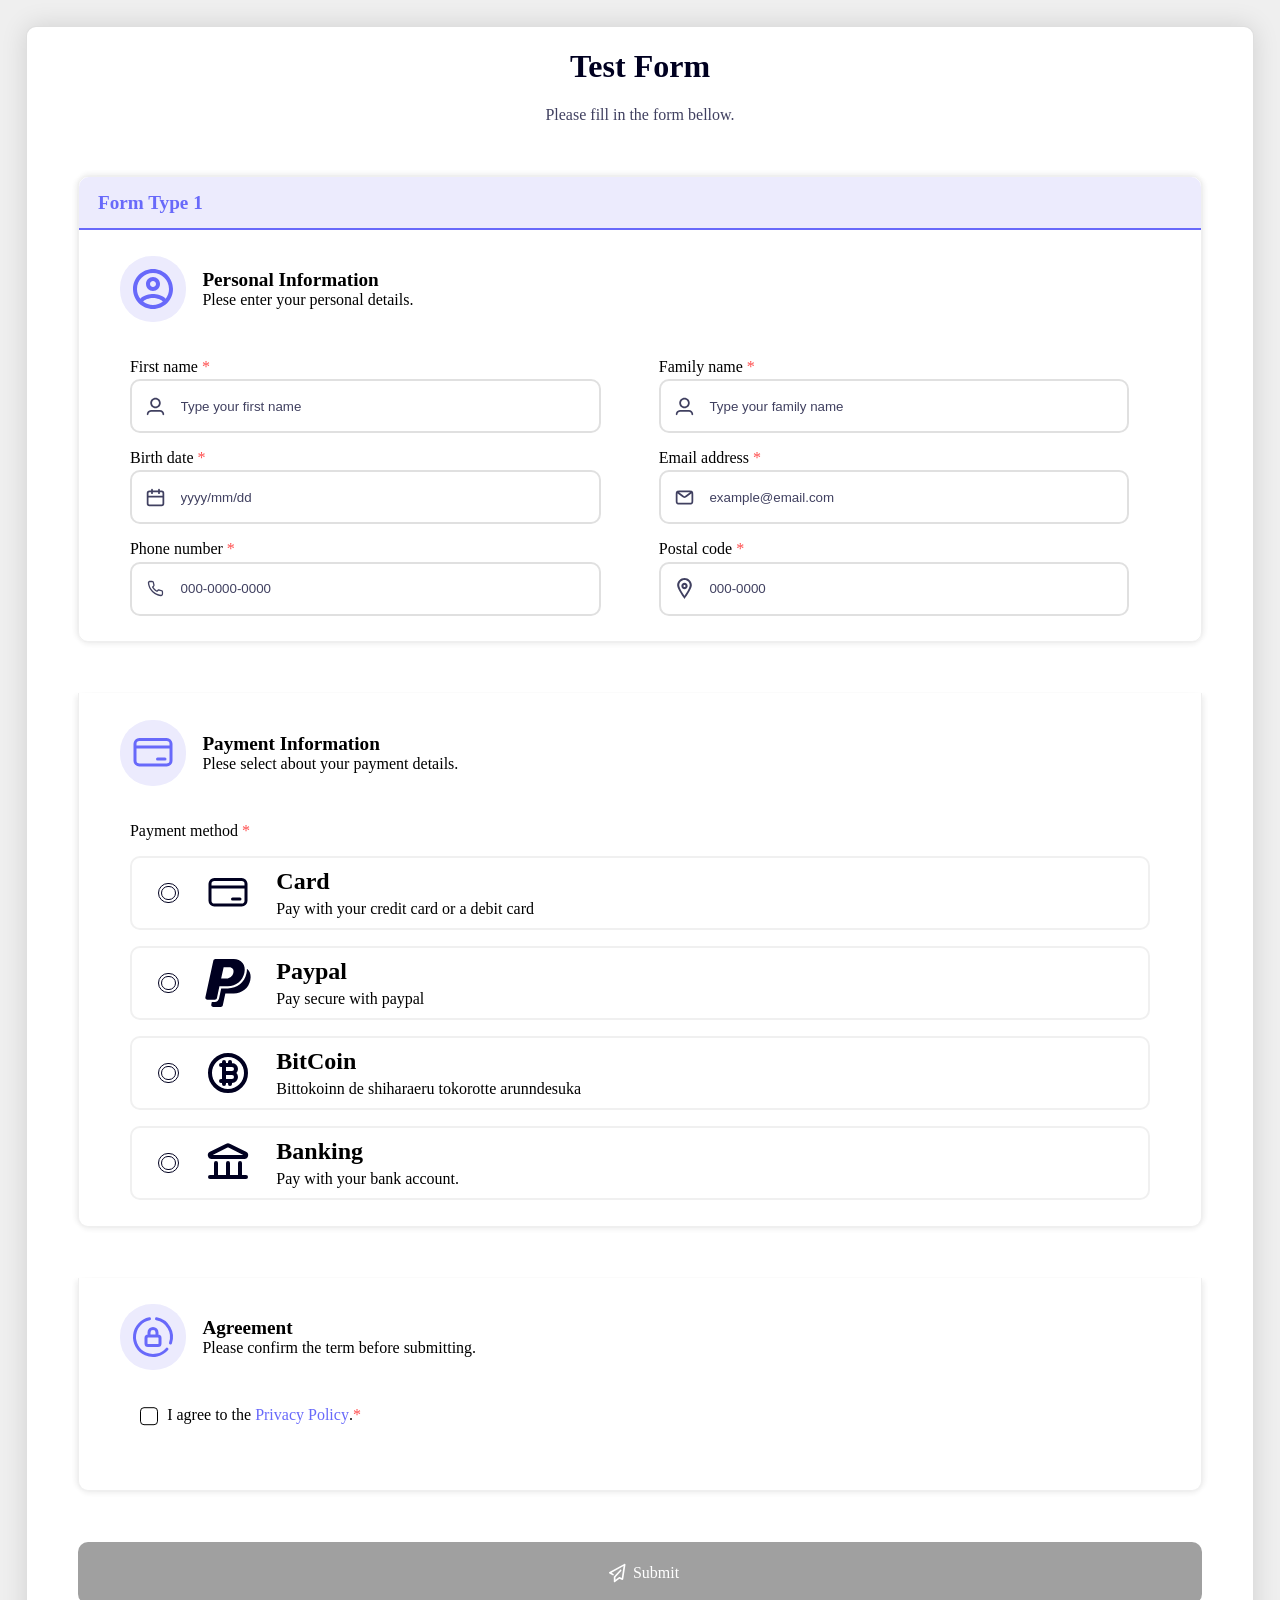
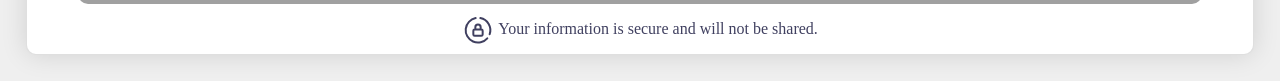
<file: c-prototype-complete/index.html>
<!DOCTYPE html>
<html lang="ja">

<head>
    <meta charset="UTF-8">
    <title>test form c</title>
    <link href="style.css" rel="stylesheet">
    <link href="shibaura.ico" rel="icon">
</head>

<body>
    <div class="title-div">
        <h1 class="title">Test Form</h1>
        <p class="title-sub">Please fill in the form bellow.</p>
    </div>
    <div class="main-plat" id="plat-a">
        <h2 class="form-title">Form Type 1</h2>
        <div class="section">
            <div class="section-title">
                <div class="logo-background">
                    <div id="person-logo"></div>
                </div>
                <div class="section-title-div">
                    <h2 class="section-title-h">Personal Information</h2>
                    <p class="section-title-p">Plese enter your personal details.</p>
                </div>
            </div>
            <div class="input-cont">
                <div class="input-box-cont">
                    <p class="label-text">First name <span class="astarisk" id="ast-first">*</span></p>
                    <label class="input-label">
                        <div class="input-line">
                            <div class="input-icon" id="name-icon"></div>
                            <input class="input" id="form-first" name="first-name" type="text"
                                placeholder="Type your first name" autocomplete="given-name">
                        </div>
                    </label>
                </div>
                <div class="input-box-cont">
                    <p class="label-text">Family name <span class="astarisk" id="ast-last">*</span></p>
                    <label class="input-label">
                        <div class="input-line">
                            <div class="input-icon" id="name-icon"></div>
                            <input class="input" id="form-last" name="last-name" type="text"
                                placeholder="Type your family name" autocomplete="family-name">
                        </div>
                    </label>
                </div>
                <div class="input-box-cont">
                    <p class="label-text">Birth date <span class="astarisk" id="ast-birth">*</span></p>
                    <label class="input-label">
                        <div class="input-line">
                            <div class="input-icon" id="birth-icon"></div>
                            <input class="input" id="form-birth" name="birth-date" type="text" placeholder="yyyy/mm/dd">
                        </div>
                    </label>
                </div>
                <div class="input-box-cont">
                    <p class="label-text">Email address <span class="astarisk" id="ast-mail">*</span></p>
                    <label class="input-label">
                        <div class="input-line">
                            <div class="input-icon" id="mail-icon"></div>
                            <input class="input" id="form-mail" name="mail" type="text" placeholder="example@email.com"
                                autocomplete="email">
                        </div>
                    </label>
                </div>
                <div class="input-box-cont">
                    <p class="label-text">Phone number <span class="astarisk" id="ast-phone">*</span></p>
                    <label class="input-label">
                        <div class="input-line">
                            <div class="input-icon" id="phone-icon"></div>
                            <input class="input" id="form-tel" name="phone-number" type="text"
                                placeholder="000-0000-0000" autocomplete="tel">
                        </div>
                    </label>
                </div>
                <div class="input-box-cont">
                    <p class="label-text">Postal code <span class="astarisk" id="ast-post">*</span></p>
                    <label class="input-label">
                        <div class="input-line">
                            <div class="input-icon" id="post-icon"></div>
                            <input class="input" id="form-post" name="post-code" type="text" placeholder="000-0000"
                                autocomplete="postal-code">
                        </div>
                    </label>
                </div>
            </div>
        </div>
    </div>
    <div class="main-plat" id="plat-b">
        <div class="section">
            <div class="section-title">
                <div class="logo-background">
                    <div id="card-logo"></div>
                </div>
                <div class="section-title-div">
                    <h2 class="section-title-h">Payment Information</h2>
                    <p class="section-title-p">Plese select about your payment details.</p>
                </div>
            </div>
            <div class="input-cont">
                <div class="radio-box-cont">
                    <p>Payment method <span class="astarisk" id="ast-pay">*</span></p>
                    <div class="radio-cont">
                        <label class="radio-label">
                            <div class="radio-box">
                                <div class="radio-button-box">
                                    <input type="radio" name="payment" class="radio-button">
                                </div>
                                <div class="radio-box-line">
                                    <div class="radio-icon" id="pay-card"></div>
                                    <div class="radio-text">
                                        <h3 class="radio-text-title">Card</h3>
                                        <p class="radio-text-flavor">Pay with your credit card or a debit card</p>
                                    </div>
                                </div>
                            </div>
                        </label>
                        <label class="radio-label">
                            <div class="radio-box">
                                <div class="radio-button-box">
                                    <input type="radio" name="payment" class="radio-button">
                                </div>
                                <div class="radio-box-line">
                                    <div class="radio-icon" id="pay-paypal"></div>
                                    <div class="radio-text">
                                        <h3 class="radio-text-title">Paypal</h3>
                                        <p class="radio-text-flavor">Pay secure with paypal</p>
                                    </div>
                                </div>
                            </div>
                        </label>
                        <label class="radio-label">
                            <div class="radio-box">
                                <div class="radio-button-box">
                                    <input type="radio" name="payment" class="radio-button">
                                </div>
                                <div class="radio-box-line">
                                    <div class="radio-icon" id="pay-bitcoin"></div>
                                    <div class="radio-text">
                                        <h3 class="radio-text-title">BitCoin</h3>
                                        <p class="radio-text-flavor">Bittokoinn de shiharaeru tokorotte arunndesuka</p>
                                    </div>
                                </div>
                            </div>
                        </label>
                        <label class="radio-label">
                            <div class="radio-box">
                                <div class="radio-button-box">
                                    <input type="radio" name="payment" class="radio-button">
                                </div>
                                <div class="radio-box-line">
                                    <div class="radio-icon" id="pay-bank"></div>
                                    <div class="radio-text">
                                        <h3 class="radio-text-title">Banking</h3>
                                        <p class="radio-text-flavor">Pay with your bank account.</p>
                                    </div>
                                </div>
                            </div>
                        </label>
                    </div>
                </div>
            </div>
        </div>
    </div>
    <div class="main-plat" id="plat-c">
        <div class="section" id="privacy-policy-section">
            <div class="section-title">
                <div class="logo-background">
                    <div id="privacy-logo"></div>
                </div>
                <div class="section-title-div">
                    <h2 class="section-title-h">Agreement</h2>
                    <p class="section-title-p">Please confirm the term before submitting.</p>
                </div>
            </div>
            <div class="input-cont">
                <div class="agreement-line">
                    <label>
                        <div class="checkbox-cont">
                            <div class="check-mark">
                                <input type="checkbox" class="checkbox" name="privacy" id="checkbox">
                            </div>
                        </div>
                    </label>
                    <p><label for="checkbox">I agree</label> to the <label for="boolean"><span id="policy">Privacy
                                Policy</span></label>.<span class="astarisk" id="ast-policy">*</span></p>
                </div>
            </div>
            <div class="policy-accordion">
                <input type="checkbox" id="boolean" class="boolean">
                <div class="accordion-text">
                    <h2>Privacy Policy</h2>
                    <div class="accordion-text-h">
                        <div class="accordion-text-p">
                            <p>This website is a test and learning project created for the purpose of checking form
                                layout,
                                user interface behavior, and input validation.</p>
                        </div>
                        <h3>1. About Information Input</h3>
                        <div class="accordion-text-p">
                            <p>This website contains form fields such as name and email address; however,any information
                                entered into the form is not transmitted, communicated, or stored in any way.<br>Even if
                                the
                                submit button is pressed, no data is sent to a server, no external communication occurs,
                                and
                                no information is saved.</p>
                        </div>
                        <h3>2. Use of Information</h3>
                        <div class="accordion-text-p">
                            <p>The entered content is used only for on-screen behavior and display testing purposes.
                                The information is not collected, processed, or used as personal data.</p>
                        </div>
                        <h3>3. Third-Party Disclosure</h3>
                        <div class="accordion-text-p">
                            <p>Since no data transmission occurs,
                                the entered information is not provided to any third party.</p>
                        </div>
                        <h3>4. Important Notice</h3>
                        <div class="accordion-text-p">
                            <p>This website is intended for testing purposes.
                                Please do not enter real or sensitive personal information.</p>
                        </div>
                        <h3>5. Changes to This Policy</h3>
                        <div class="accordion-text-p">
                            <p>This privacy policy may be updated without prior notice in accordance with changes to the
                                test content.</p>
                        </div>
                    </div>
                </div>
            </div>
        </div>
    </div>
    <div class="submit-section">
        <label>
            <div class="submit-button" id="submit-button">
                <div class="submit-icon"></div>
                <p id="submit-text">Submit
                <div class="ted">ted</div>
                </p>
            </div>
            <input type="checkbox" class="boolean" id="submit-boolean">
        </label>
        <div class="sub-text">
            <div class="sub-text-icon"></div>
            <p class="sub-text-text">Your information is secure and will not be shared.</p>
        </div>
    </div>
    <script src="script.js"></script>
</body>


</html>
</file>
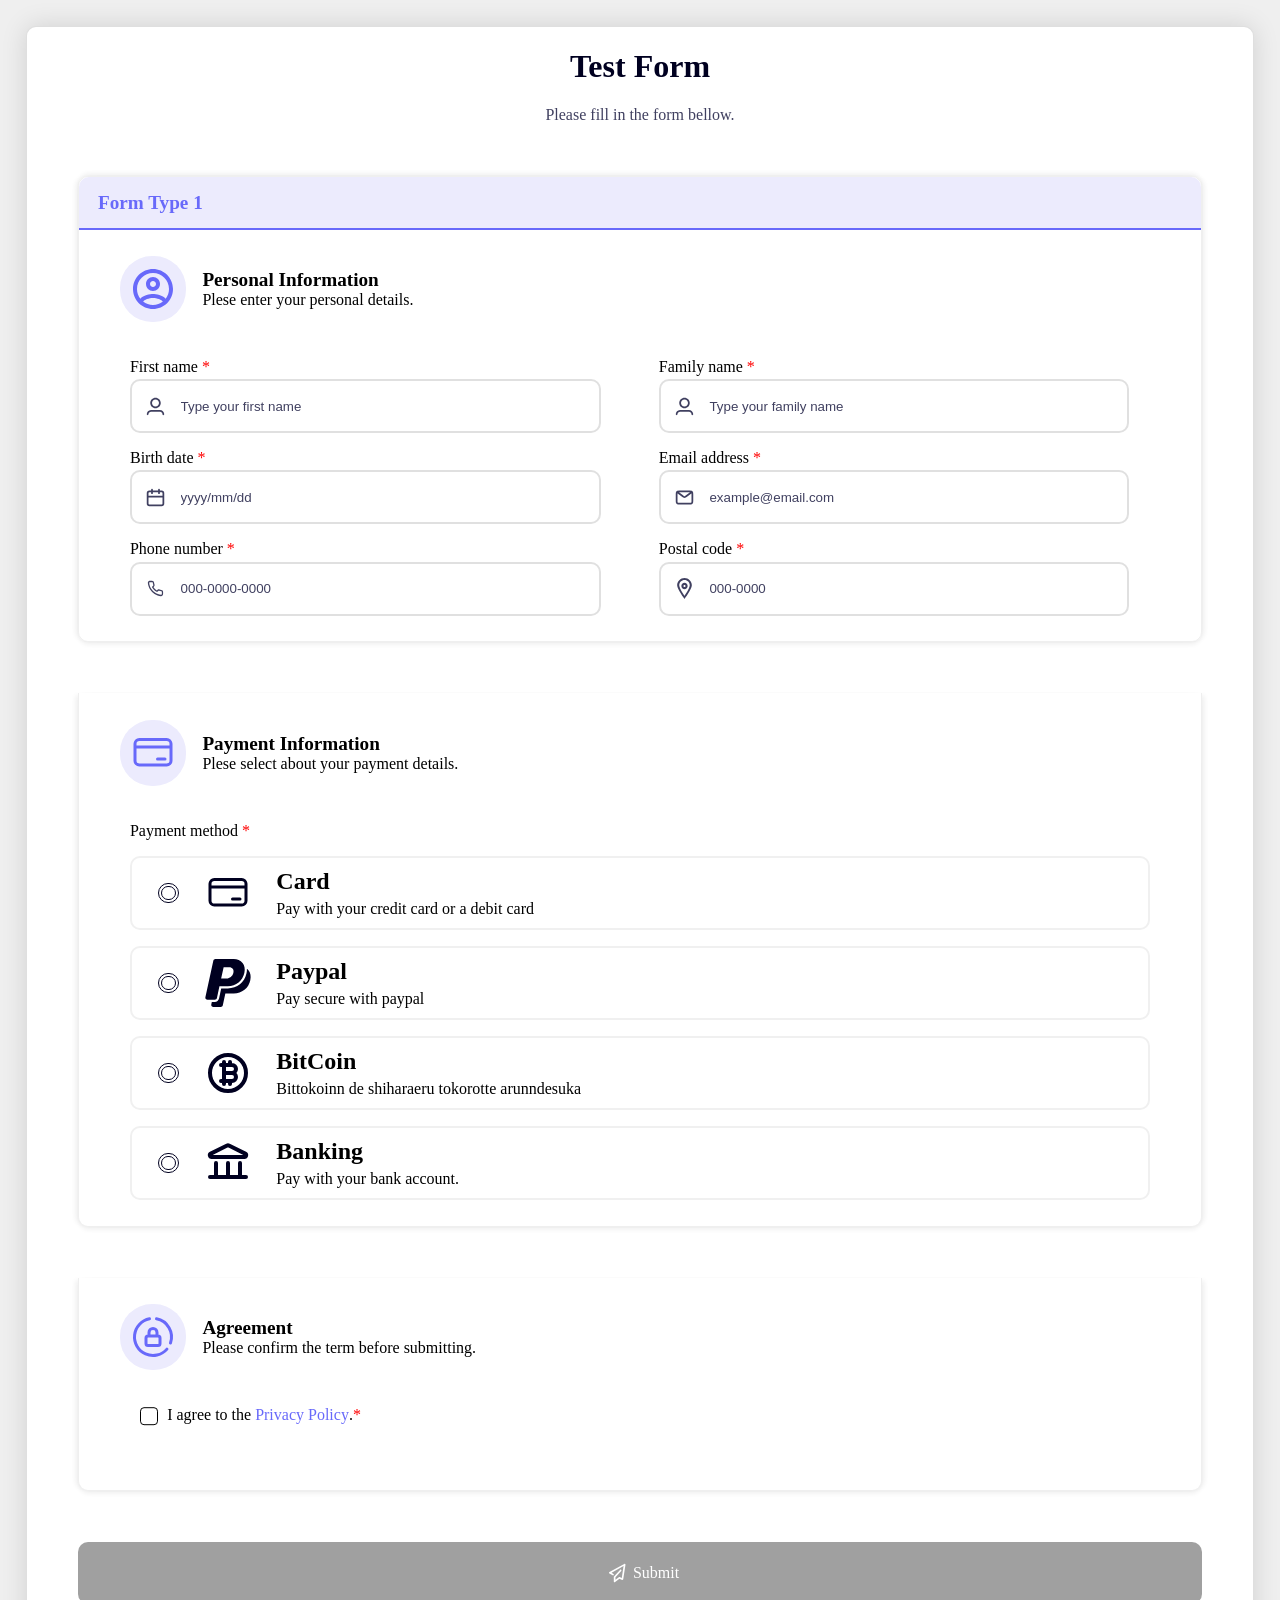
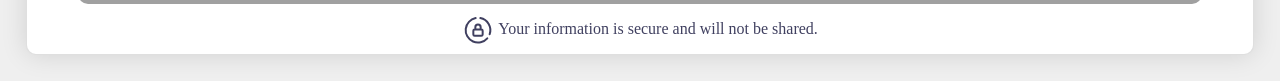
<file: c-prototype/index.html>
<!DOCTYPE html>
<html lang="ja">

<head>
    <meta charset="UTF-8">
    <title>test form c</title>
    <link href="style.css" rel="stylesheet">
    <link href="shibaura.ico" rel="icon">
</head>

<body>
    <div class="title-div">
        <h1 class="title">Test Form</h1>
        <p class="title-sub">Please fill in the form bellow.</p>
    </div>
    <div class="main-plat" id="plat-a">
        <h2 class="form-title">Form Type 1</h2>
        <div class="section">
            <div class="section-title">
                <div class="logo-background">
                    <div id="person-logo"></div>
                </div>
                <div class="section-title-div">
                    <h2 class="section-title-h">Personal Information</h2>
                    <p class="section-title-p">Plese enter your personal details.</p>
                </div>
            </div>
            <div class="input-cont">
                <div class="input-box-cont">
                    <p class="label-text">First name <span class="astarisk" id="ast-first">*</span></p>
                    <label class="input-label">
                        <div class="input-line">
                            <div class="input-icon" id="name-icon"></div>
                            <input class="input" id="form-first" name="first-name" type="text"
                                placeholder="Type your first name" autocomplete="given-name">
                        </div>
                    </label>
                </div>
                <div class="input-box-cont">
                    <p class="label-text">Family name <span class="astarisk" id="ast-last">*</span></p>
                    <label class="input-label">
                        <div class="input-line">
                            <div class="input-icon" id="name-icon"></div>
                            <input class="input" id="form-last" name="last-name" type="text"
                                placeholder="Type your family name" autocomplete="family-name">
                        </div>
                    </label>
                </div>
                <div class="input-box-cont">
                    <p class="label-text">Birth date <span class="astarisk" id="ast-birth">*</span></p>
                    <label class="input-label">
                        <div class="input-line">
                            <div class="input-icon" id="birth-icon"></div>
                            <input class="input" id="form-birth" name="birth-date" type="text" placeholder="yyyy/mm/dd">
                        </div>
                    </label>
                </div>
                <div class="input-box-cont">
                    <p class="label-text">Email address <span class="astarisk" id="ast-mail">*</span></p>
                    <label class="input-label">
                        <div class="input-line">
                            <div class="input-icon" id="mail-icon"></div>
                            <input class="input" id="form-mail" name="mail" type="text" placeholder="example@email.com"
                                autocomplete="email">
                        </div>
                    </label>
                </div>
                <div class="input-box-cont">
                    <p class="label-text">Phone number <span class="astarisk" id="ast-phone">*</span></p>
                    <label class="input-label">
                        <div class="input-line">
                            <div class="input-icon" id="phone-icon"></div>
                            <input class="input" id="form-tel" name="phone-number" type="text"
                                placeholder="000-0000-0000" autocomplete="tel">
                        </div>
                    </label>
                </div>
                <div class="input-box-cont">
                    <p class="label-text">Postal code <span class="astarisk" id="ast-post">*</span></p>
                    <label class="input-label">
                        <div class="input-line">
                            <div class="input-icon" id="post-icon"></div>
                            <input class="input" id="form-post" name="post-code" type="text" placeholder="000-0000"
                                autocomplete="postal-code">
                        </div>
                    </label>
                </div>
            </div>
        </div>
    </div>
    <div class="main-plat" id="plat-b">
        <div class="section">
            <div class="section-title">
                <div class="logo-background">
                    <div id="card-logo"></div>
                </div>
                <div class="section-title-div">
                    <h2 class="section-title-h">Payment Information</h2>
                    <p class="section-title-p">Plese select about your payment details.</p>
                </div>
            </div>
            <div class="input-cont">
                <div class="radio-box-cont">
                    <p>Payment method <span class="astarisk" id="ast-pay">*</span></p>
                    <div class="radio-cont">
                        <label class="radio-label">
                            <div class="radio-box">
                                <div class="radio-button-box">
                                    <input type="radio" name="payment" class="radio-button">
                                </div>
                                <div class="radio-box-line">
                                    <div class="radio-icon" id="pay-card"></div>
                                    <div class="radio-text">
                                        <h3 class="radio-text-title">Card</h3>
                                        <p class="radio-text-flavor">Pay with your credit card or a debit card</p>
                                    </div>
                                </div>
                            </div>
                        </label>
                        <label class="radio-label">
                            <div class="radio-box">
                                <div class="radio-button-box">
                                    <input type="radio" name="payment" class="radio-button">
                                </div>
                                <div class="radio-box-line">
                                    <div class="radio-icon" id="pay-paypal"></div>
                                    <div class="radio-text">
                                        <h3 class="radio-text-title">Paypal</h3>
                                        <p class="radio-text-flavor">Pay secure with paypal</p>
                                    </div>
                                </div>
                            </div>
                        </label>
                        <label class="radio-label">
                            <div class="radio-box">
                                <div class="radio-button-box">
                                    <input type="radio" name="payment" class="radio-button">
                                </div>
                                <div class="radio-box-line">
                                    <div class="radio-icon" id="pay-bitcoin"></div>
                                    <div class="radio-text">
                                        <h3 class="radio-text-title">BitCoin</h3>
                                        <p class="radio-text-flavor">Bittokoinn de shiharaeru tokorotte arunndesuka</p>
                                    </div>
                                </div>
                            </div>
                        </label>
                        <label class="radio-label">
                            <div class="radio-box">
                                <div class="radio-button-box">
                                    <input type="radio" name="payment" class="radio-button">
                                </div>
                                <div class="radio-box-line">
                                    <div class="radio-icon" id="pay-bank"></div>
                                    <div class="radio-text">
                                        <h3 class="radio-text-title">Banking</h3>
                                        <p class="radio-text-flavor">Pay with your bank account.</p>
                                    </div>
                                </div>
                            </div>
                        </label>
                    </div>
                </div>
            </div>
        </div>
    </div>
    <div class="main-plat" id="plat-c">
        <div class="section" id="privacy-policy-section">
            <div class="section-title">
                <div class="logo-background">
                    <div id="privacy-logo"></div>
                </div>
                <div class="section-title-div">
                    <h2 class="section-title-h">Agreement</h2>
                    <p class="section-title-p">Please confirm the term before submitting.</p>
                </div>
            </div>
            <div class="input-cont">
                <div class="agreement-line">
                    <label>
                        <div class="checkbox-cont">
                            <div class="check-mark">
                                <input type="checkbox" class="checkbox" name="privacy" id="checkbox">
                            </div>
                        </div>
                    </label>
                    <p><label for="checkbox">I agree</label> to the <label for="boolean"><span id="policy">Privacy
                                Policy</span></label>.<span class="astarisk" id="ast-policy">*</span></p>
                </div>
            </div>
            <div class="policy-accordion">
                <input type="checkbox" id="boolean" class="boolean">
                <div class="accordion-text">
                    <h2>Privacy Policy</h2>
                    <div class="accordion-text-h">
                        <div class="accordion-text-p">
                            <p>This website is a test and learning project created for the purpose of checking form
                                layout,
                                user interface behavior, and input validation.</p>
                        </div>
                        <h3>1. About Information Input</h3>
                        <div class="accordion-text-p">
                            <p>This website contains form fields such as name and email address; however,any information
                                entered into the form is not transmitted, communicated, or stored in any way.<br>Even if
                                the
                                submit button is pressed, no data is sent to a server, no external communication occurs,
                                and
                                no information is saved.</p>
                        </div>
                        <h3>2. Use of Information</h3>
                        <div class="accordion-text-p">
                            <p>The entered content is used only for on-screen behavior and display testing purposes.
                                The information is not collected, processed, or used as personal data.</p>
                        </div>
                        <h3>3. Third-Party Disclosure</h3>
                        <div class="accordion-text-p">
                            <p>Since no data transmission occurs,
                                the entered information is not provided to any third party.</p>
                        </div>
                        <h3>4. Important Notice</h3>
                        <div class="accordion-text-p">
                            <p>This website is intended for testing purposes.
                                Please do not enter real or sensitive personal information.</p>
                        </div>
                        <h3>5. Changes to This Policy</h3>
                        <div class="accordion-text-p">
                            <p>This privacy policy may be updated without prior notice in accordance with changes to the
                                test content.</p>
                        </div>
                    </div>
                </div>
            </div>
        </div>
    </div>
    <div class="submit-section">
        <label>
            <div class="submit-button" id="submit-button">
                <div class="submit-icon"></div>
                <p id="submit-text">Submit
                <div class="ted">ted</div>
                </p>
            </div>
            <input type="checkbox" class="boolean" id="submit-boolean">
        </label>
        <div class="sub-text">
            <div class="sub-text-icon"></div>
            <p class="sub-text-text">Your information is secure and will not be shared.</p>
        </div>
    </div>
</body>


</html>
</file>
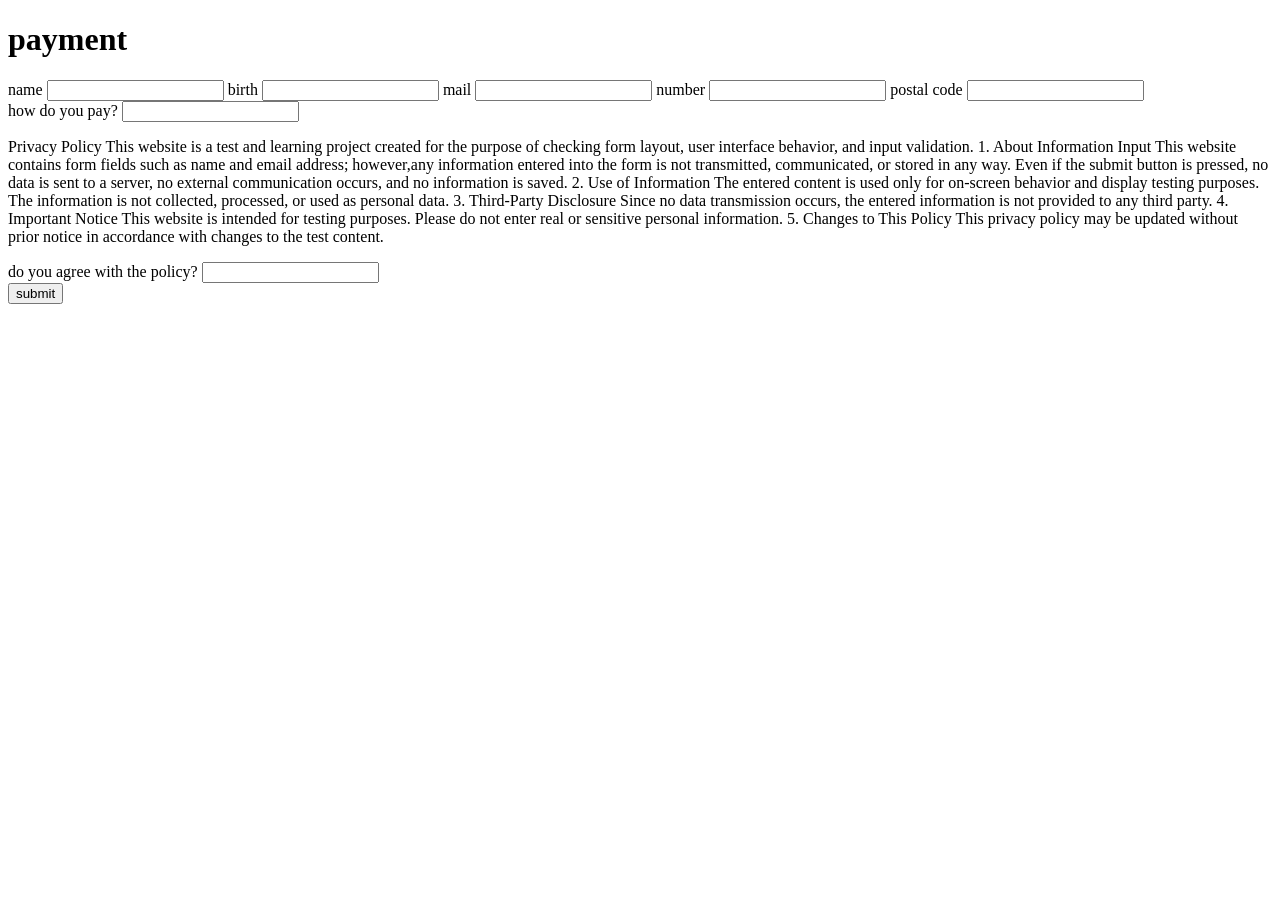
<file: s-prototype/index.html>
<!DOCTYPE html>
<html lang="ja">
    <head>
        <meta charset="UTF-8">
        <title>payment@saiaku</title>
    </head>
    <body>
        <div id="title">
            <h1>payment</h1>
        </div>
        <div id="user-information">
            <label>
                name
                <input type="text" id="name">
            </label>
            <label>
                birth
                <input type="text" id="birth">
            </label>
            <label>
                mail
                <input type="text" id="mail">
            </label>
            <label>
                number
                <input type="text" id="number">
            </label>
            <label>
                postal code
                <input type="text" id="code">
            </label>
        </div>
        <div id="pay-information">
            <label>how do you pay?
                <input type="text" id="payment">
            </label>
        </div>
        <div id="agreement">


            <p>Privacy Policy
This website is a test and learning project created for the purpose of checking form layout, user interface behavior, and input validation.

1. About Information Input
This website contains form fields such as name and email address; however,any information entered into the form is not transmitted, communicated, or stored in any way.
Even if the submit button is pressed, no data is sent to a server, no external communication occurs, and no information is saved.

2. Use of Information
The entered content is used only for on-screen behavior and display testing purposes. The information is not collected, processed, or used as personal data.

3. Third-Party Disclosure
Since no data transmission occurs, the entered information is not provided to any third party.

4. Important Notice
This website is intended for testing purposes. Please do not enter real or sensitive personal information.

5. Changes to This Policy
This privacy policy may be updated without prior notice in accordance with changes to the test content.</p>


            <label>do you agree with the policy?
                <input type="text" id="agree">
            </label>
        </div>
        <style>
            input:focus{
                outline-color: #6869fa;
            }
            #error {
                color: red;
                font-weight: 600;
            }
            @keyframes gaming{
                0%{
                     box-shadow: 0px 0px 10px 5px red;
                }
                15%{
                     box-shadow: 0px 0px 10px 5px orange;
                }
                30%{
                    box-shadow: 0px 0px 10px 5px yellow;
                }
                50%{
                     box-shadow: 0px 0px 10px 5px lime;
                }
                70%{
                     box-shadow: 0px 0px 10px 5px blue;
                }
                90%{
                     box-shadow: 0px 0px 10px 5px purple;
                }
                100%{
                     box-shadow: 0px 0px 10px 5px red;
                }
            }
            button{
                transition: 0.1s;
                box-shadow: 0px 0px 10px transparent;
            }
            button.ready{
                animation-name: gaming;
                animation-duration: 2s;
                animation-iteration-count: infinite;
            }
        </style>
        <div id="submit">
            <label>
                <button id="submit-button">submit</button>
            </label>
            <p id="error"></p>
        </div>
        <script src="script.js"></script>
    </body>
</html>
</file>
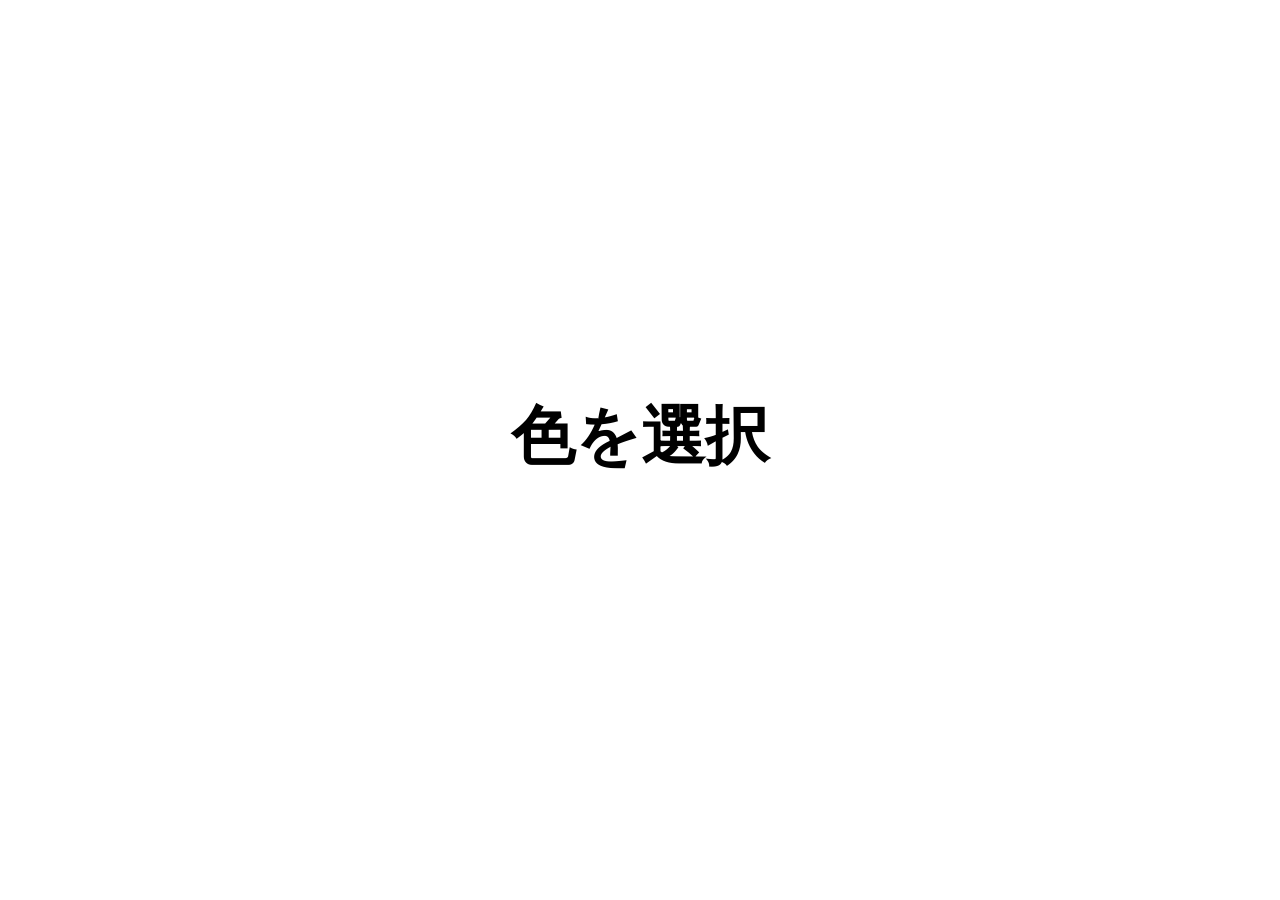
<file: a.html>
<!DOCTYPE html>
<html lang="ja">
<head>
  <meta charset="UTF-8">
  <title>背景色をカラーピッカーで変更</title>
  <style>
    body {
      /* 初期背景色 */
      background-color: #ffffff; 
      /* 色の変化をなめらかにする */
      transition: background-color 0.1s ease; 
      
      display: flex;
      flex-direction: column;
      justify-content: center;
      align-items: center;
      height: 100vh;
      margin: 0;
    }
    p{
      font-size: 64px;
      font-family: sans-serif;
      font-weight: 600;
    }
    input{
      border: none;
      transform: scale(0);
    }
  </style>
</head>
<body>

  <!-- カラーピッカー -->
  <label>
  <p>色を選択</p>
  <input type="color" id="colorPicker" value="#ffffff">
  </label>

  <script>
    const picker = document.getElementById('colorPicker');
  
    // RGBから補色を計算
    function getComplementaryColor(hex) {
  const r = parseInt(hex.slice(1, 3), 16);
  const g = parseInt(hex.slice(3, 5), 16);
  const b = parseInt(hex.slice(5, 7), 16);

  const newR = 255 - r;
  const newG = 255 - g;
  const newB = 255 - b;

  return `rgb(${newR}, ${newG}, ${newB})`;
}
  
    // カラーピッカーが変更されたとき
    picker.addEventListener('input', (event) => {
      const backgroundColor = event.target.value;
  
      // 背景色を変更
      document.body.style.backgroundColor = backgroundColor;
  
      // 文字色を補色に変更
      document.querySelector('p').style.color =
        getComplementaryColor(backgroundColor);
    });
  </script>

</body>
</html>
</file>
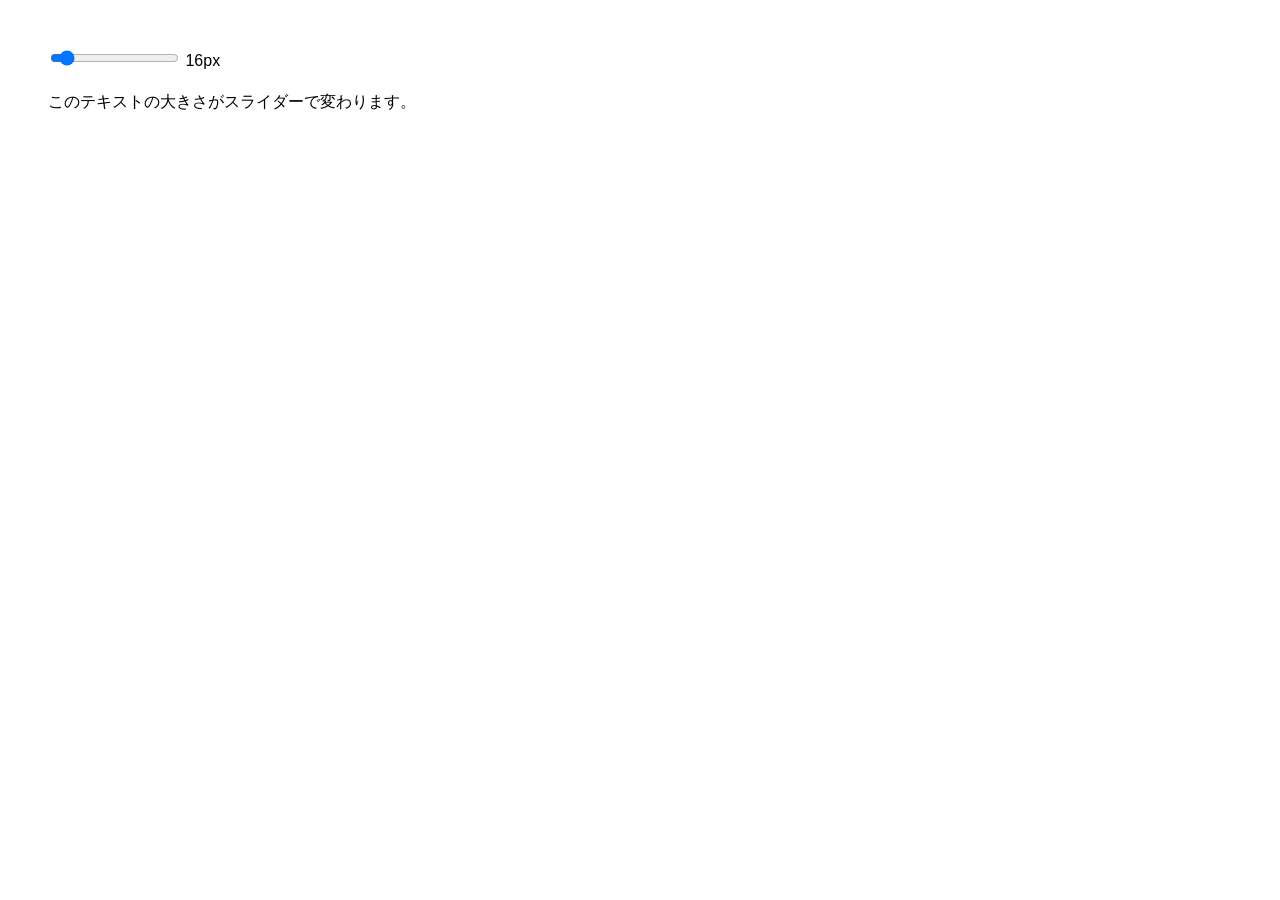
<file: b.html>
<!DOCTYPE html>
<html lang="ja">
<head>
  <meta charset="UTF-8">
  <title>スライダーでテキストサイズ変更</title>
  <style>
    body {
      padding: 40px;
      font-family: sans-serif;
    }
    .controls {
      margin-bottom: 20px;
    }
    /* 可変させるテキスト */
    #text {
      font-size: 16px; /* 初期サイズ */
      line-height: 1.5;
    }
  </style>
</head>
<body>

  <div class="controls">
    <!-- min:最小値(px), max:最大値(px), value:初期値 -->
    <input type="range" id="sizeSlider" min="0" max="200" value="16">
    <!-- 現在の数値を表示する用 -->
    <span id="sizeValue">16</span>px
  </div>

  <p id="text">このテキストの大きさがスライダーで変わります。</p>

  <script>
    const slider = document.getElementById('sizeSlider');
    const text = document.getElementById('text');
    const sizeValue = document.getElementById('sizeValue');

    // スライダーを動かしている時にリアルタイムに実行
    slider.addEventListener('input', (event) => {
      const currentSize = event.target.value;
      
      // テキストのフォントサイズを変更（数値を px 単位にする）
      text.style.fontSize = currentSize + 'px';
      
      // 画面上の数値表示を更新
      sizeValue.textContent = currentSize;
    });
  </script>

</body>
</html>
</file>
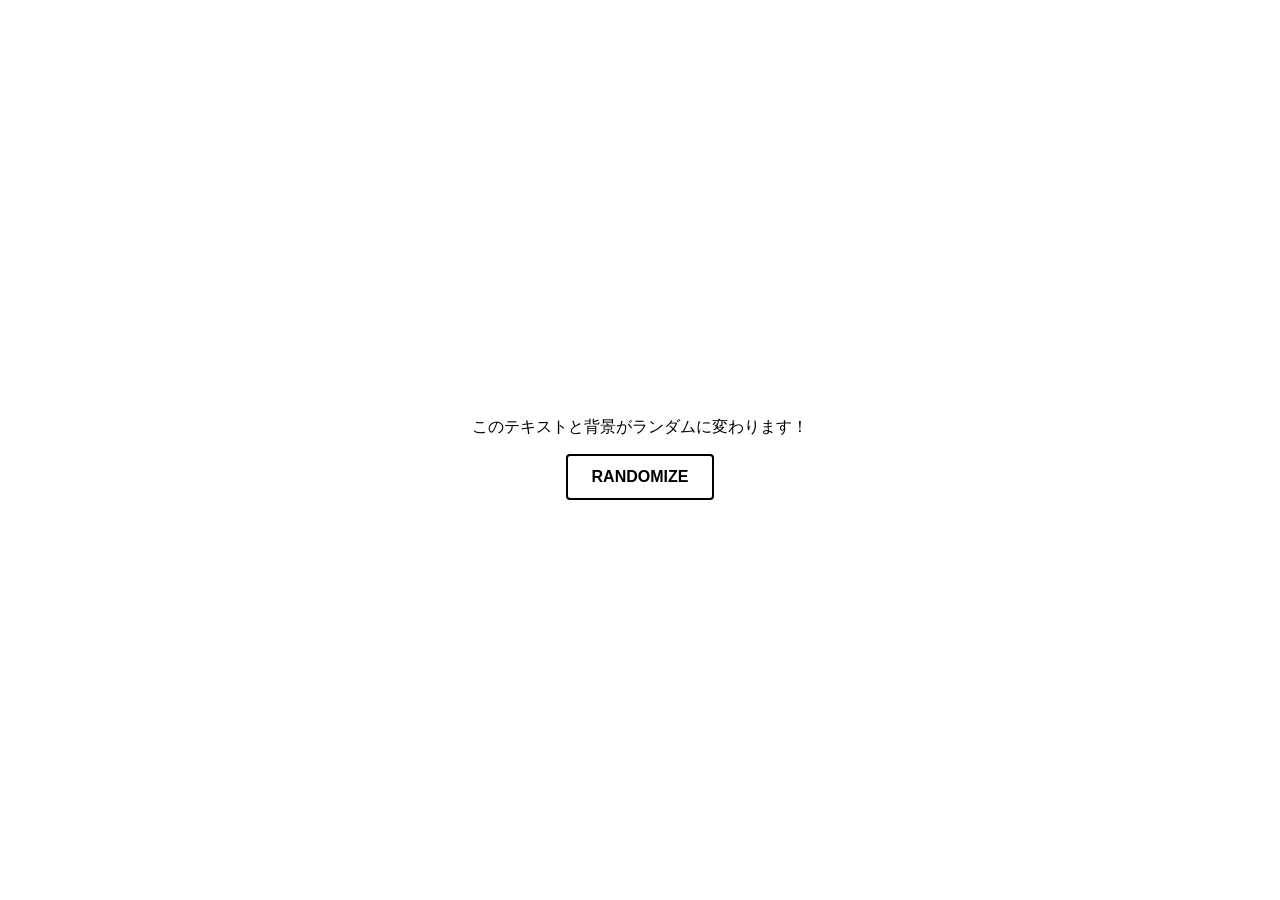
<file: c.html>
<!DOCTYPE html>
<html lang="ja">
<head>
  <meta charset="UTF-8">
  <title>Random Styler</title>
  <style>
    body {
      /* 初期スタイル */
      background-color: #ffffff;
      color: #000000;
      font-size: 16px;
      font-weight: 400;
      
      /* 変化をなめらかにする（お好みで外してもOK） */
      transition: all 0.2s ease;
      
      display: flex;
      flex-direction: column;
      justify-content: center;
      align-items: center;
      height: 100vh;
      margin: 0;
      font-family: sans-serif;
    }

    button {
      padding: 12px 24px;
      font-size: 16px;
      cursor: pointer;
      border: 2px solid currentColor;
      background: transparent;
      color: inherit; /* 文字色に追従 */
      font-weight: bold;
      border-radius: 4px;
    }
  </style>
</head>
<body>

  <p id="targetText">このテキストと背景がランダムに変わります！</p>
  <button id="randomBtn">RANDOMIZE</button>

  <script>
    const btn = document.getElementById('randomBtn');
    const text = document.getElementById('targetText');

    // ランダムな16進数カラーコード（#ffffff形式）を生成する関数
    function getRandomColor() {
      const letters = '0123456789ABCDEF';
      let color = '#';
      for (let i = 0; i < 6; i++) {
        color += letters[Math.floor(Math.random() * 16)];
      }
      return color;
    }

    // ランダムなフォントウェイトを生成する関数（100〜900の100刻み）
    function getRandomFontWeight() {
        const min = 1;
        const max = 9;
        return Math.floor(Math.random() * (max - min) + min) * 100;
    }

    // ランダムなフォントサイズを生成する関数（12px 〜 80px）
    function getRandomFontSize() {
      const min = 12;
      const max = 80;
      return Math.floor(Math.random() * (max - min + 1) + min) + 'px';
    }

    // ボタンクリック時のイベント
    btn.addEventListener('click', () => {
      // 1. 背景色を変える
      document.body.style.backgroundColor = getRandomColor();
      
      // 2. 文字色を変える
      document.body.style.color = getRandomColor();
      
      // 3. テキストの太さを変える
      text.style.fontWeight = getRandomFontWeight();
      
      // 4. テキストのサイズを変える
      text.style.fontSize = getRandomFontSize();
    });
  </script>

</body>
</html>
</file>
<file: c-prototype-complete/style.css>
:root {
    /* background color */
    --color-b: #ffffff;
    /* primary color */
    --color-p: #000020;
    /* seconfary color */
    --color-s: #404060;
    /* tertiary color */
    --color-t: #6869fa;
    /* quaternary color */
    --color-q: #ff4d4d;
    /* quinary color */
    --color-qui: #ecebfd;
    --color-qui-1: #f5f6ff;

    /* mono colors */
    --color-16: #000000;
    --color-15: #101010;
    --color-14: #202020;
    --color-13: #303030;
    --color-12: #404040;
    --color-11: #505050;
    --color-10: #606060;
    --color-9: #707070;
    --color-8: #808080;
    --color-7: #909090;
    --color-6: #a0a0a0;
    --color-5: #b0b0b0;
    --color-4: #c0c0c0;
    --color-3: #e0e0e0;
    --color-2: #f0f0f0;
    --color-1: #ffffff;
    --transparent-10: #00000010;
    --transparent-20: #00000020;

    /* debug color */
    --color-d: #00ffff20;
    /* primary text size (default text size) */
    --text-size-p: 1em;
    /* secondary text size (title text size) */
    --text-size-s: 3em;
    /* tertiary text size */
    --text-size-t: 2em;

    --transition: 0.1s;
}

html {
    scroll-behavior: smooth;
    scrollbar-width: none;
    background-color: var(--transparent-10);
}

body {
    margin: 2vw;
    background-color: var(--color-b);
    border-style: solid;
    border-width: 0.1px;
    border-color: var(--transparent-20);
    border-radius: 10px;
    box-shadow: 0 0 2vw var(--transparent-20)
}


/* DEBUG 
h1,
h2,
h3,
h4,
p,
div {
    background-color: var(--color-d);
}
*/

h1,h2,h3,h4,p,div{
    cursor: default;
}

.title-div {
    text-align: center;
}

.title{
    color: var(--color-p);
}

.title-sub{
    color: var(--color-s);
}

.main-plat{
    margin: 4vw;
    border-style: solid;
    border-width: 0.1px;
    border-radius: 10px;
    border-color: var(--transparent-10);
    box-shadow: 0 5px 5px -2.5px var(--transparent-10), 5px 0 5px -2.5px var(--transparent-10), -5px 0 5px -2.5px var(--transparent-10), 0px -5px 5px -2.5px var(--transparent-10);
}

#plat-b, #plat-c{
    padding-top: 1px;
    border-width: 0 0.1px 0.1px 0.1px;
    border-radius: 0px 0px 10px 10px;
    box-shadow: 0 5px 5px -2.5px var(--transparent-10), 5px 0 5px -2.5px var(--transparent-10), -5px 0 5px -2.5px var(--transparent-10);
}

.form-title{
    font-size: 1.2em;
    padding: 0.75em 0;
    padding-left: 1em;
    margin-top: 0;
    color: var(--color-t);
    background-color: var(--color-qui);
    border-style: solid none;
    border-radius: 10px 10px 0 0;
    border-width: 0.1px 0 2px 0;
    border-color: transparent transparent var(--color-t);
}

.section{
    margin: 2vw;
}

.section-title{
    display: flex;
}

.logo-background{
    height: 4em;
    width: 4em;
    display: flex;
    margin: auto 0 auto 1em;
    background-color: var(--color-qui);
    border-style: solid;
    border-width: 0.1px;
    border-color: transparent;
    border-radius: 2em;
}

#person-logo{
    height: 3em;
    width: 3em;
    margin: auto;
    background-color: var(--color-t);
    mask-image: url('icons/person.svg');
    mask-size: 3em;
    mask-repeat: no-repeat;
    mask-position: center;
}

#card-logo{
    height: 3em;
    width: 3em;
    margin: auto;
    background-color: var(--color-t);
    mask-image: url('icons/card.svg');
    mask-size: 3em;
    mask-repeat: no-repeat;
    mask-position: center;
}

#privacy-logo{
    height: 3em;
    width: 3em;
    margin: auto;
    background-color: var(--color-t);
    mask-image: url('icons/privacy.svg');
    mask-size: 3em;
    mask-repeat: no-repeat;
    mask-position: center;
}

.section-title-div{
    padding-left: 1em;
    margin: auto 0;
}

.section-title-h{
    font-size: 1.2em;
    font-weight: 600;
    margin: 0 auto;
}

.section-title-p{
    font-weight: 400;
    margin: 0 auto;
}

/* form section */



.input-cont{
    margin: 20px 2vw;
    display: flex;
    justify-content: space-between;
    flex-wrap: wrap;
}

.label-text{
    margin-bottom: 0.2em;
}

.astarisk{
    color: var(--color-q);
}

.input-box-cont{
    display: flex;
    flex-direction: column;
}

.input-line{
    width: 95%;
    height: 50px;
    display: flex;
    justify-content: space-around;
    border-style: solid;
    border-color: var(--color-3);
    border-radius: 10px;
    border-width: 2px;
    cursor: text;
    transition-property: background-color, border-color;
    transition-duration: var(--transition);
}

.input-line:hover{
    border-color: var(--color-4);
}

.input-line:has(.input:focus){
    border-color: var(--color-t);
    background-color: var(--color-qui-1);
}

.input-icon{
    width: 32px;
    height: 32px;
    padding-left: 1em;
    margin: auto 0;
    background-color: var(--color-s);
    mask-size: 1.3em;
    mask-repeat: no-repeat;
    mask-position: center;
    cursor: text;
}

.input{
    width: 34vw;
    height: 40px;
    margin: auto 0;
    background-color: transparent;
    border: none;
    outline: none;
}

.input::placeholder{
    color: var(--color-s);
}

#name-icon{
    mask-image: url(icons/name.svg);
}

#birth-icon{
    mask-image: url(icons/calender.svg);
}

#mail-icon{
    mask-image: url(icons/mail.svg);
}

#phone-icon{
    mask-image: url(icons/phone.svg);
}

#post-icon{
    mask-image: url(icons/pin.svg);
}


.radio-box-cont{
    width: 100%;
    display: flex;
    flex-direction: column;
}

.radio-cont{
    margin: auto 0px;
    display: flex;
    flex-direction: column;
    gap: 1em;
}

.radio-box{
    display: flex;
    margin: auto 0px;
    border-style: solid;
    border-color: var(--color-2);
    border-radius: 10px;
    border-width: 2px;
    cursor: pointer;
    transition-property: background-color, border-color;
    transition-duration: var(--transition);
}

.radio-box:hover{
    border-color: var(--color-3);
}

.radio-box:has(.radio-button:checked){
    border-color: var(--color-t);
    background-color: var(--color-qui-1);
}

.radio-button-box{
    height: 0.8em;
    width: 0.8em;
    border-style: solid;
    border-radius: 2em;
    border-width: 0.1em;
    border-color: var(--color-p);
    outline-style: solid;
    outline-offset: 2px;
    outline-width: 0.1em;
    outline-color: var(--color-p);
    background-color: transparent;
    margin: auto 1.8em;
    cursor: pointer;
    transition-property: background-color, border-color, outline-color, outline-offset;
    transition-duration: var(--transition);
}

.radio-box:hover .radio-button-box{
    border-color: var(--color-t);
    outline-color: var(--color-t);
}

.radio-button-box:has(.radio-button:checked){
    background-color: var(--color-t);
    border-color: var(--color-t);
    outline-color: var(--color-t);
    outline-offset: 2.5px;
}

.radio-button{
    display: none;
}

.radio-box-line{
    display: flex;
}

.radio-icon{
    width: 3em;
    height: 3em;
    margin: auto 1em auto 0;
    background-color: var(--color-p);
    mask-size: 3em;
    mask-repeat: no-repeat;
    mask-position: center;
}

.radio-text{
    margin-left: 0.5em;
    display: flex;
    flex-direction: column;
    cursor: pointer;
}

.radio-text-title{
    font-size: 1.5em;
    margin: 10px 0 0px;
    cursor: pointer;
}

.radio-text-flavor{
    font-size: 1em;
    margin: 5px 0 10px;
    cursor: pointer;
}

#pay-card{
    mask-image: url(icons/card.svg);
}

#pay-paypal{
    mask-image: url(icons/paypal.svg);
}

#pay-bank{
    mask-image: url(icons/bank.svg);
}

#pay-bitcoin{
    mask-image: url(icons/bitcoin.svg);
}

/* AGREEMENT */

.agreement-line{
    display: flex;
    align-items: center;
}

.checkbox-cont{
    width: 1em;
    height: 1em;
    margin: auto 0.6em;
    border-style: solid;
    border-radius: 4px;
    border-width: 1px;
    background-color: transparent;
    transform: translateY(1.2px);
    transition-property: border-color, background-color;
    transition-duration: var(--transition);
}

.checkbox-cont:has(.checkbox:checked){
    border-color: var(--color-t);
    background-color: var(--color-t);
}

.check-mark{
    width: 1em;
    height: 1em;
    background-color: var(--color-b);
    mask-size: contain;
    mask-repeat: no-repeat;
    mask-position: center;
    mask-image: url(icons/check.svg);
}

.checkbox{
    display: none;
}

#policy{
    color: var(--color-t);
    font-weight: 500;
    cursor: pointer;
}

.boolean{
    display: none;
}

.policy-accordion{
    height: 0;
    overflow-y: auto;
    scrollbar-width: thin;
    scrollbar-color: var(--color-10) transparent;
    margin: 10px 3vw;
    border-style: solid;
    border-width: 2px;
    border-radius: 10px;
    border-color: transparent;
    transition-property: height, border-color;
    transition-duration: 0.3s;
    transition-timing-function: ease-out;
}

#privacy-policy-section:has(.boolean:checked) .policy-accordion{
    border-color: var(--transparent-20);
    height: 16em;
}

.accordion-text{
    margin: 1em 1em;
}

.accordion-text-p{
    margin: auto 1em;
}

.accordion-text-h{
    margin: auto 1em;
}


/* submit section*/

.submit-section{
    margin-top: 50px;
    display: flex;
    flex-direction: column;
    justify-content: center;
}

.submit-button{
    margin: auto 4vw;
    width: auto;
    height: 60px;
    display: flex;
    justify-content: center;
    align-items: center;
    border-style: solid;
    border-radius: 10px;
    border-width: 0.1px;
    border-color: transparent;
    background-color: var(--color-6);
    transition-property: background-color;
    transition-duration: var(--transition);
}

.submit-button p{
    color: var(--color-b);
}

.ted{
    width: 0;
    overflow: hidden;
    color: var(--color-b);
    transition-property: width;
    transition-duration: 0.4s;
}

.submit-icon{
    width: 2em;
    height: 2em;
    background-color: var(--color-b);
    mask-repeat: no-repeat;
    mask-position: center;
    mask-size: contain;
    mask-image: url(icons/submit.svg);
}

.sub-text{
    display: flex;
    justify-content: center;
    align-items: center;
}

.sub-text-icon{
    width: 2em;
    height: 2em;
    background-color: var(--color-s);
    mask-repeat: no-repeat;
    mask-position: center;
    mask-size: contain;
    mask-image: url(icons/privacy.svg);
    transform: translateY(1.2px);
}

.sub-text-text{
    margin-left: 4px;
    color: var(--color-s);
}

:root:has(.checkbox:checked) .submit-button{
    background-color: var(--color-t);
}

:root:has(#submit-boolean:checked) .submit-button{
    background-color: var(--color-6);
}

:root:has(#submit-boolean:checked) .ted{
    width: 1.5em;
}
</file>
<file: c-prototype/style.css>
:root {
    /* background color */
    --color-b: #ffffff;
    /* primary color */
    --color-p: #000020;
    /* seconfary color */
    --color-s: #404060;
    /* tertiary color */
    --color-t: #6869fa;
    /* quaternary color */
    --color-q: #ff0000;
    /* quinary color */
    --color-qui: #ecebfd;
    --color-qui-1: #f5f6ff;

    /* mono colors */
    --color-16: #000000;
    --color-15: #101010;
    --color-14: #202020;
    --color-13: #303030;
    --color-12: #404040;
    --color-11: #505050;
    --color-10: #606060;
    --color-9: #707070;
    --color-8: #808080;
    --color-7: #909090;
    --color-6: #a0a0a0;
    --color-5: #b0b0b0;
    --color-4: #c0c0c0;
    --color-3: #e0e0e0;
    --color-2: #f0f0f0;
    --color-1: #ffffff;
    --transparent-10: #00000010;
    --transparent-20: #00000020;

    /* debug color */
    --color-d: #00ffff20;
    /* primary text size (default text size) */
    --text-size-p: 1em;
    /* secondary text size (title text size) */
    --text-size-s: 3em;
    /* tertiary text size */
    --text-size-t: 2em;

    --transition: 0.1s;
}

html {
    scroll-behavior: smooth;
    scrollbar-width: none;
    background-color: var(--transparent-10);
}

body {
    margin: 2vw;
    background-color: var(--color-b);
    border-style: solid;
    border-width: 0.1px;
    border-color: var(--transparent-20);
    border-radius: 10px;
    box-shadow: 0 0 2vw var(--transparent-20)
}


/* DEBUG 
h1,
h2,
h3,
h4,
p,
div {
    background-color: var(--color-d);
}
*/

h1,h2,h3,h4,p,div{
    cursor: default;
}

.title-div {
    text-align: center;
}

.title{
    color: var(--color-p);
}

.title-sub{
    color: var(--color-s);
}

.main-plat{
    margin: 4vw;
    border-style: solid;
    border-width: 0.1px;
    border-radius: 10px;
    border-color: var(--transparent-10);
    box-shadow: 0 5px 5px -2.5px var(--transparent-10), 5px 0 5px -2.5px var(--transparent-10), -5px 0 5px -2.5px var(--transparent-10), 0px -5px 5px -2.5px var(--transparent-10);
}

#plat-b, #plat-c{
    padding-top: 1px;
    border-width: 0 0.1px 0.1px 0.1px;
    border-radius: 0px 0px 10px 10px;
    box-shadow: 0 5px 5px -2.5px var(--transparent-10), 5px 0 5px -2.5px var(--transparent-10), -5px 0 5px -2.5px var(--transparent-10);
}

.form-title{
    font-size: 1.2em;
    padding: 0.75em 0;
    padding-left: 1em;
    margin-top: 0;
    color: var(--color-t);
    background-color: var(--color-qui);
    border-style: solid none;
    border-radius: 10px 10px 0 0;
    border-width: 0.1px 0 2px 0;
    border-color: transparent transparent var(--color-t);
}

.section{
    margin: 2vw;
}

.section-title{
    display: flex;
}

.logo-background{
    height: 4em;
    width: 4em;
    display: flex;
    margin: auto 0 auto 1em;
    background-color: var(--color-qui);
    border-style: solid;
    border-width: 0.1px;
    border-color: transparent;
    border-radius: 2em;
}

#person-logo{
    height: 3em;
    width: 3em;
    margin: auto;
    background-color: var(--color-t);
    mask-image: url('icons/person.svg');
    mask-size: 3em;
    mask-repeat: no-repeat;
    mask-position: center;
}

#card-logo{
    height: 3em;
    width: 3em;
    margin: auto;
    background-color: var(--color-t);
    mask-image: url('icons/card.svg');
    mask-size: 3em;
    mask-repeat: no-repeat;
    mask-position: center;
}

#privacy-logo{
    height: 3em;
    width: 3em;
    margin: auto;
    background-color: var(--color-t);
    mask-image: url('icons/privacy.svg');
    mask-size: 3em;
    mask-repeat: no-repeat;
    mask-position: center;
}

.section-title-div{
    padding-left: 1em;
    margin: auto 0;
}

.section-title-h{
    font-size: 1.2em;
    font-weight: 600;
    margin: 0 auto;
}

.section-title-p{
    font-weight: 400;
    margin: 0 auto;
}

/* form section */



.input-cont{
    margin: 20px 2vw;
    display: flex;
    justify-content: space-between;
    flex-wrap: wrap;
}

.label-text{
    margin-bottom: 0.2em;
}

.astarisk{
    color: var(--color-q);
}

.input-box-cont{
    display: flex;
    flex-direction: column;
}

.input-line{
    width: 95%;
    height: 50px;
    display: flex;
    justify-content: space-around;
    border-style: solid;
    border-color: var(--color-3);
    border-radius: 10px;
    border-width: 2px;
    cursor: text;
    transition-property: background-color, border-color;
    transition-duration: var(--transition);
}

.input-line:hover{
    border-color: var(--color-4);
}

.input-line:has(.input:focus){
    border-color: var(--color-t);
    background-color: var(--color-qui-1);
}

.input-icon{
    width: 32px;
    height: 32px;
    padding-left: 1em;
    margin: auto 0;
    background-color: var(--color-s);
    mask-size: 1.3em;
    mask-repeat: no-repeat;
    mask-position: center;
    cursor: text;
}

.input{
    width: 34vw;
    height: 40px;
    margin: auto 0;
    background-color: transparent;
    border: none;
    outline: none;
}

.input::placeholder{
    color: var(--color-s);
}

#name-icon{
    mask-image: url(icons/name.svg);
}

#birth-icon{
    mask-image: url(icons/calender.svg);
}

#mail-icon{
    mask-image: url(icons/mail.svg);
}

#phone-icon{
    mask-image: url(icons/phone.svg);
}

#post-icon{
    mask-image: url(icons/pin.svg);
}


.radio-box-cont{
    width: 100%;
    display: flex;
    flex-direction: column;
}

.radio-cont{
    margin: auto 0px;
    display: flex;
    flex-direction: column;
    gap: 1em;
}

.radio-box{
    display: flex;
    margin: auto 0px;
    border-style: solid;
    border-color: var(--color-2);
    border-radius: 10px;
    border-width: 2px;
    cursor: pointer;
    transition-property: background-color, border-color;
    transition-duration: var(--transition);
}

.radio-box:hover{
    border-color: var(--color-3);
}

.radio-box:has(.radio-button:checked){
    border-color: var(--color-t);
    background-color: var(--color-qui-1);
}

.radio-button-box{
    height: 0.8em;
    width: 0.8em;
    border-style: solid;
    border-radius: 2em;
    border-width: 0.1em;
    border-color: var(--color-p);
    outline-style: solid;
    outline-offset: 2px;
    outline-width: 0.1em;
    outline-color: var(--color-p);
    background-color: transparent;
    margin: auto 1.8em;
    cursor: pointer;
    transition-property: background-color, border-color, outline-color, outline-offset;
    transition-duration: var(--transition);
}

.radio-box:hover .radio-button-box{
    border-color: var(--color-t);
    outline-color: var(--color-t);
}

.radio-button-box:has(.radio-button:checked){
    background-color: var(--color-t);
    border-color: var(--color-t);
    outline-color: var(--color-t);
    outline-offset: 2.5px;
}

.radio-button{
    display: none;
}

.radio-box-line{
    display: flex;
}

.radio-icon{
    width: 3em;
    height: 3em;
    margin: auto 1em auto 0;
    background-color: var(--color-p);
    mask-size: 3em;
    mask-repeat: no-repeat;
    mask-position: center;
}

.radio-text{
    margin-left: 0.5em;
    display: flex;
    flex-direction: column;
    cursor: pointer;
}

.radio-text-title{
    font-size: 1.5em;
    margin: 10px 0 0px;
    cursor: pointer;
}

.radio-text-flavor{
    font-size: 1em;
    margin: 5px 0 10px;
    cursor: pointer;
}

#pay-card{
    mask-image: url(icons/card.svg);
}

#pay-paypal{
    mask-image: url(icons/paypal.svg);
}

#pay-bank{
    mask-image: url(icons/bank.svg);
}

#pay-bitcoin{
    mask-image: url(icons/bitcoin.svg);
}

/* AGREEMENT */

.agreement-line{
    display: flex;
    align-items: center;
}

.checkbox-cont{
    width: 1em;
    height: 1em;
    margin: auto 0.6em;
    border-style: solid;
    border-radius: 4px;
    border-width: 1px;
    background-color: transparent;
    transform: translateY(1.2px);
    transition-property: border-color, background-color;
    transition-duration: var(--transition);
}

.checkbox-cont:has(.checkbox:checked){
    border-color: var(--color-t);
    background-color: var(--color-t);
}

.check-mark{
    width: 1em;
    height: 1em;
    background-color: var(--color-b);
    mask-size: contain;
    mask-repeat: no-repeat;
    mask-position: center;
    mask-image: url(icons/check.svg);
}

.checkbox{
    display: none;
}

#policy{
    color: var(--color-t);
    font-weight: 500;
    cursor: pointer;
}

.boolean{
    display: none;
}

.policy-accordion{
    height: 0;
    overflow-y: auto;
    scrollbar-width: thin;
    scrollbar-color: var(--color-10) transparent;
    margin: 10px 3vw;
    border-style: solid;
    border-width: 2px;
    border-radius: 10px;
    border-color: transparent;
    transition-property: height, border-color;
    transition-duration: 0.3s;
    transition-timing-function: ease-out;
}

#privacy-policy-section:has(.boolean:checked) .policy-accordion{
    border-color: var(--transparent-20);
    height: 16em;
}

.accordion-text{
    margin: 1em 1em;
}

.accordion-text-p{
    margin: auto 1em;
}

.accordion-text-h{
    margin: auto 1em;
}


/* submit section*/

.submit-section{
    margin-top: 50px;
    display: flex;
    flex-direction: column;
    justify-content: center;
}

.submit-button{
    margin: auto 4vw;
    width: auto;
    height: 60px;
    display: flex;
    justify-content: center;
    align-items: center;
    border-style: solid;
    border-radius: 10px;
    border-width: 0.1px;
    border-color: transparent;
    background-color: var(--color-6);
    transition-property: background-color;
    transition-duration: var(--transition);
}

.submit-button p{
    color: var(--color-b);
}

.ted{
    width: 0;
    overflow: hidden;
    color: var(--color-b);
    transition-property: width;
    transition-duration: 0.4s;
}

.submit-icon{
    width: 2em;
    height: 2em;
    background-color: var(--color-b);
    mask-repeat: no-repeat;
    mask-position: center;
    mask-size: contain;
    mask-image: url(icons/submit.svg);
}

.sub-text{
    display: flex;
    justify-content: center;
    align-items: center;
}

.sub-text-icon{
    width: 2em;
    height: 2em;
    background-color: var(--color-s);
    mask-repeat: no-repeat;
    mask-position: center;
    mask-size: contain;
    mask-image: url(icons/privacy.svg);
    transform: translateY(1.2px);
}

.sub-text-text{
    margin-left: 4px;
    color: var(--color-s);
}

:root:has(.checkbox:checked) .submit-button{
    background-color: var(--color-t);
}

:root:has(#submit-boolean:checked) .submit-button{
    background-color: var(--color-6);
}

:root:has(#submit-boolean:checked) .ted{
    width: 1.5em;
}
</file>
